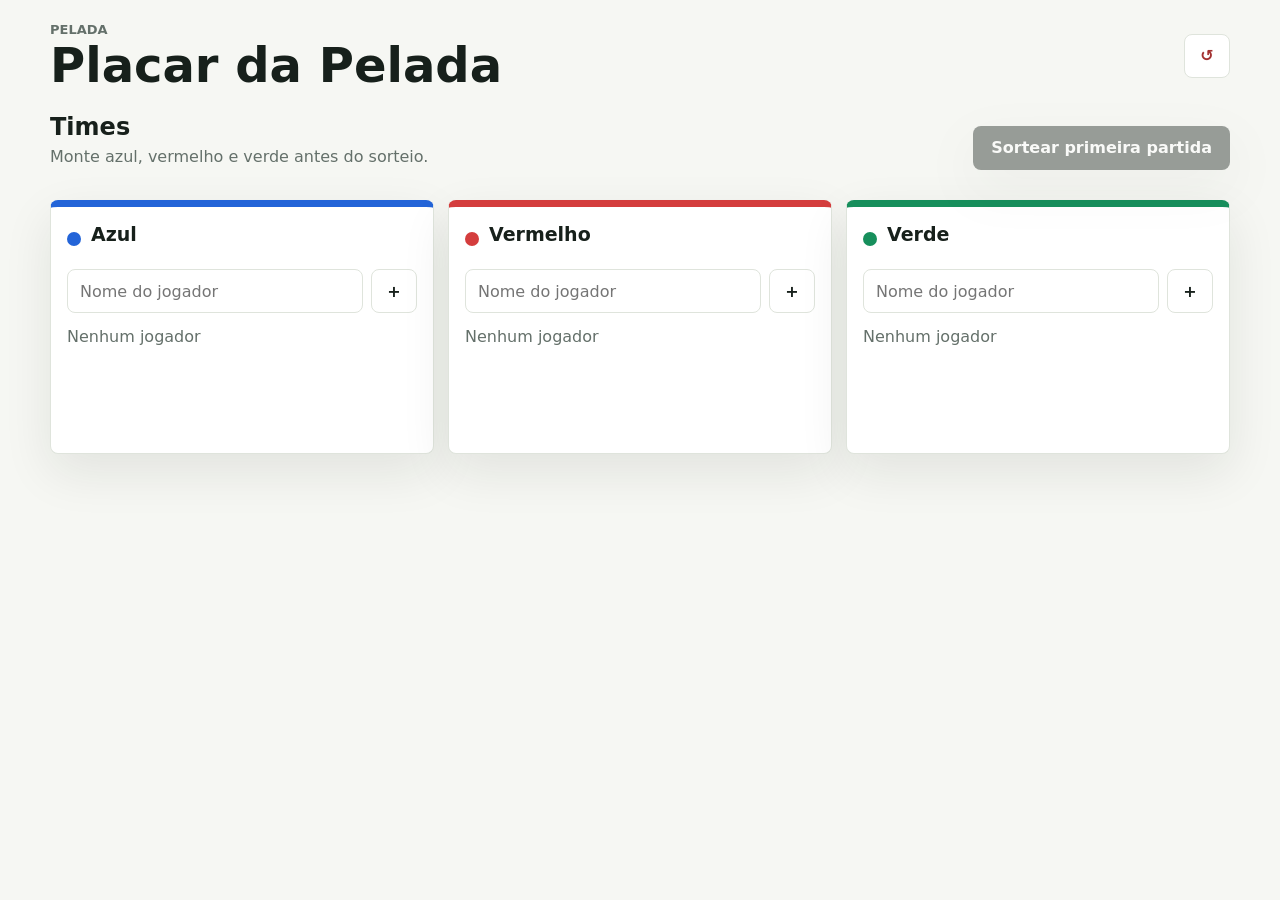
<file: outputs/index.html>
<!doctype html>
<html lang="pt-BR">
  <head>
    <meta charset="utf-8">
    <meta name="viewport" content="width=device-width, initial-scale=1">
    <title>Placar da Pelada</title>
    <link rel="stylesheet" href="app.css">
  </head>
  <body>
    <main class="shell">
      <header class="topbar">
        <div>
          <p class="eyebrow">Pelada</p>
          <h1>Placar da Pelada</h1>
        </div>
        <button class="icon-button danger-ghost" id="resetApp" title="Zerar pelada" aria-label="Zerar pelada">↺</button>
      </header>

      <section class="setup-view" id="setupView">
        <div class="section-head">
          <div>
            <h2>Times</h2>
            <p>Monte azul, vermelho e verde antes do sorteio.</p>
          </div>
          <button class="primary-action" id="drawMatch">Sortear primeira partida</button>
        </div>

        <div class="teams-grid" id="teamsGrid"></div>
      </section>

      <section class="match-view hidden" id="matchView">
        <div class="scoreboard">
          <article class="team-panel" id="leftPanel"></article>
          <div class="timer-panel">
            <p class="match-label" id="matchLabel">Partida 1</p>
            <div class="timer" id="timer">07:00</div>
            <p class="rule">2 gols ou 7 minutos</p>
            <button class="primary-action timer-action" id="startCountdown">Iniciar contagem</button>
          </div>
          <article class="team-panel" id="rightPanel"></article>
        </div>

        <div class="bench-strip" id="benchStrip"></div>

        <div class="match-tools">
          <section class="tool-panel">
            <div class="panel-title">
              <h2>Registrar lance</h2>
              <p>Gol e assistencia entram no relatorio final.</p>
            </div>

            <form id="goalForm" class="goal-form">
              <label>
                Time do gol
                <select id="goalTeam"></select>
              </label>
              <label>
                Gol de
                <select id="goalPlayer"></select>
              </label>
              <label>
                Assistencia
                <select id="assistPlayer"></select>
              </label>
              <button class="primary-action" type="submit">Marcar gol</button>
            </form>
          </section>

          <section class="tool-panel">
            <div class="panel-title">
              <h2>Resumo da pelada</h2>
              <p id="runningSummary">Nenhum gol marcado ainda.</p>
            </div>
            <div class="stats-list" id="statsList"></div>
          </section>
        </div>
      </section>

      <section class="ended-view hidden" id="endedView">
        <div class="result-band" id="resultBand"></div>
        <div class="winner-choice hidden" id="winnerChoice"></div>
        <div class="next-actions">
          <button class="primary-action big" id="nextMatch">Iniciar nova partida</button>
          <button class="secondary-action" id="finishSession">Finalizar pelada</button>
        </div>
      </section>
    </main>

    <script src="app.js"></script>
  </body>
</html>
</file>
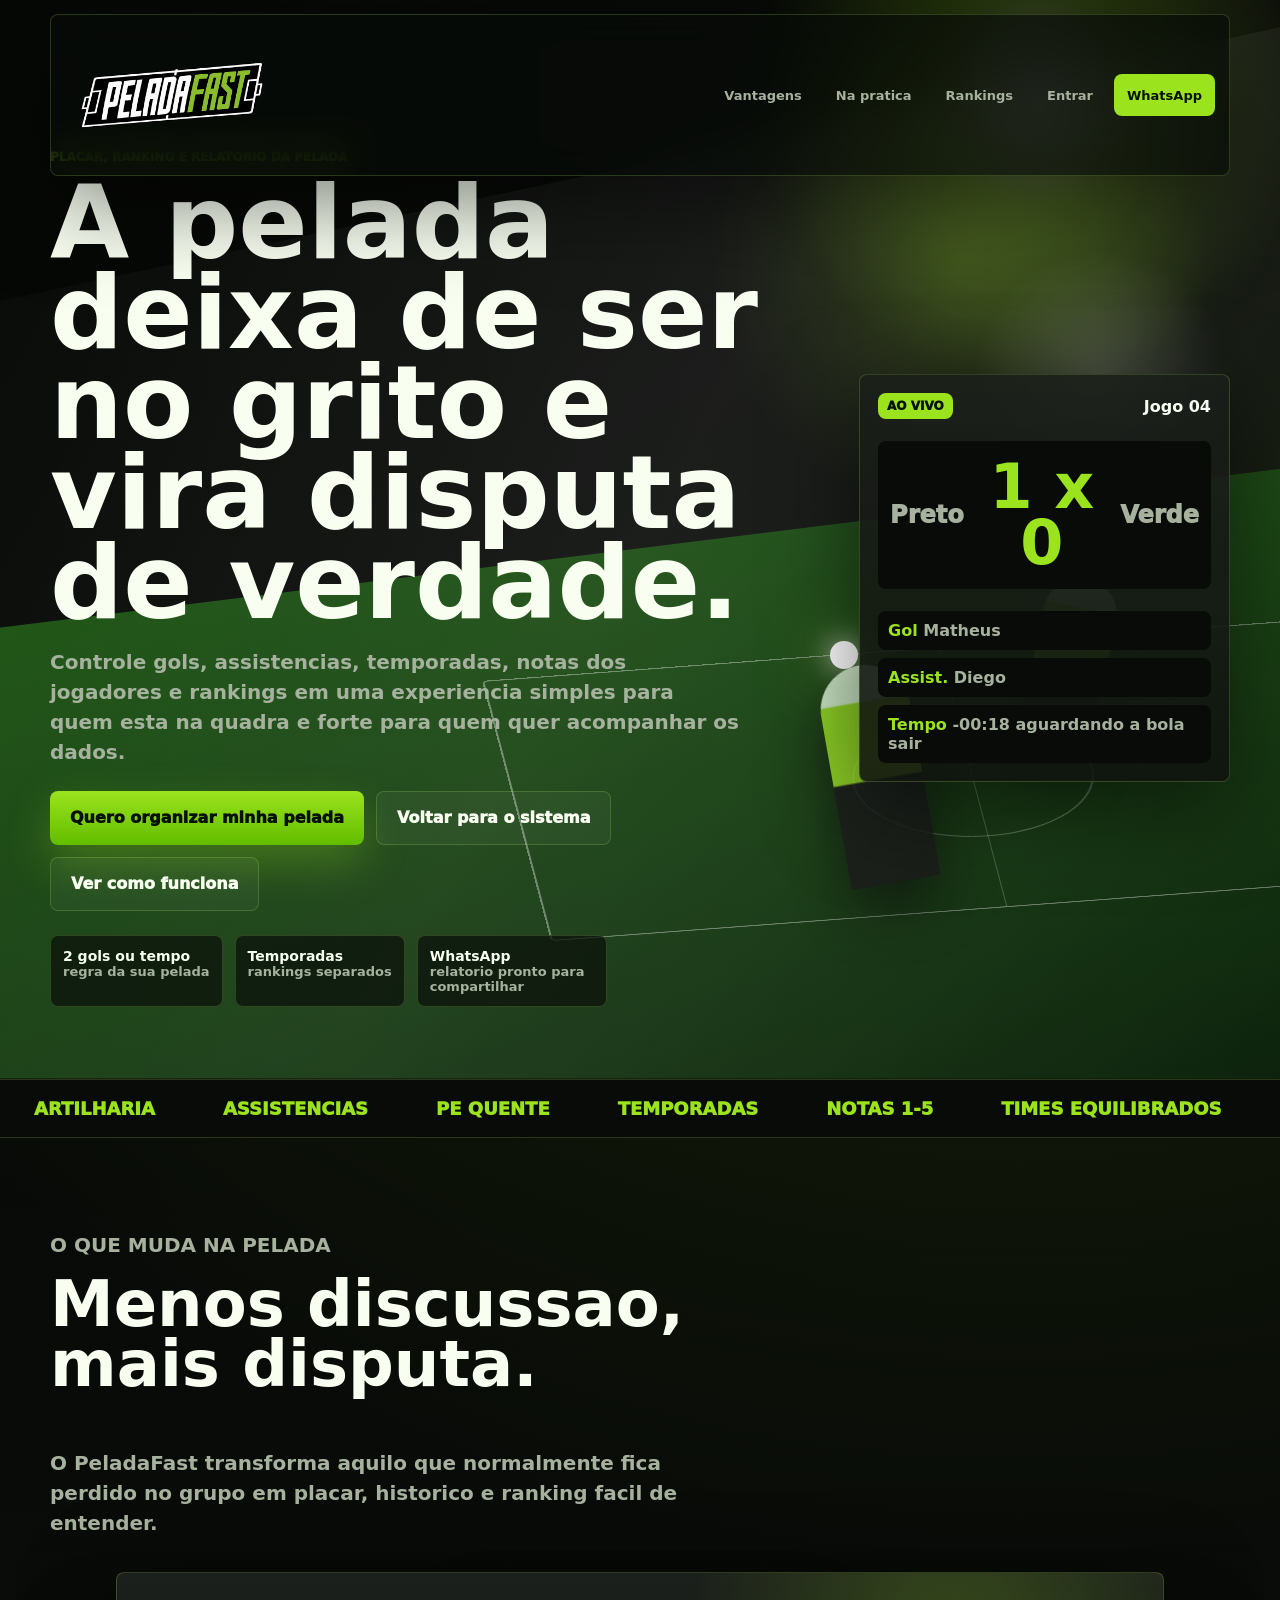
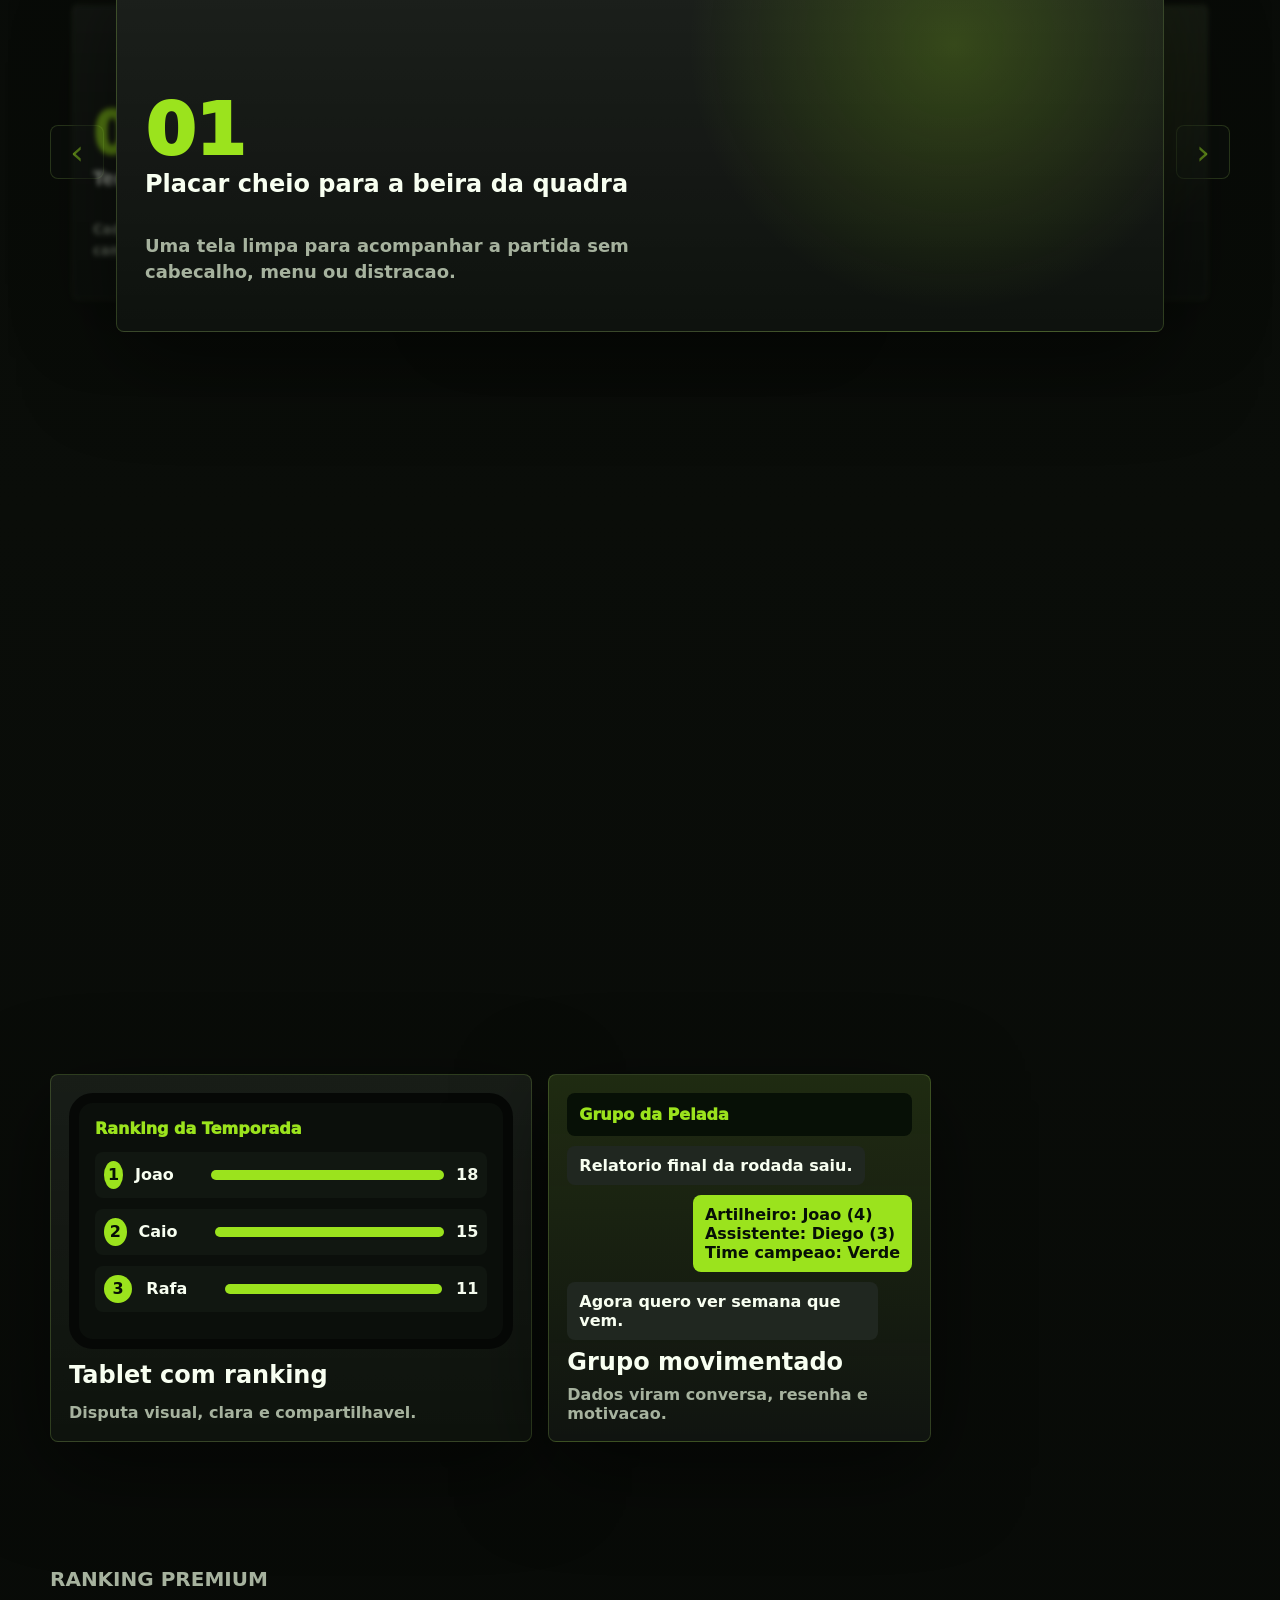
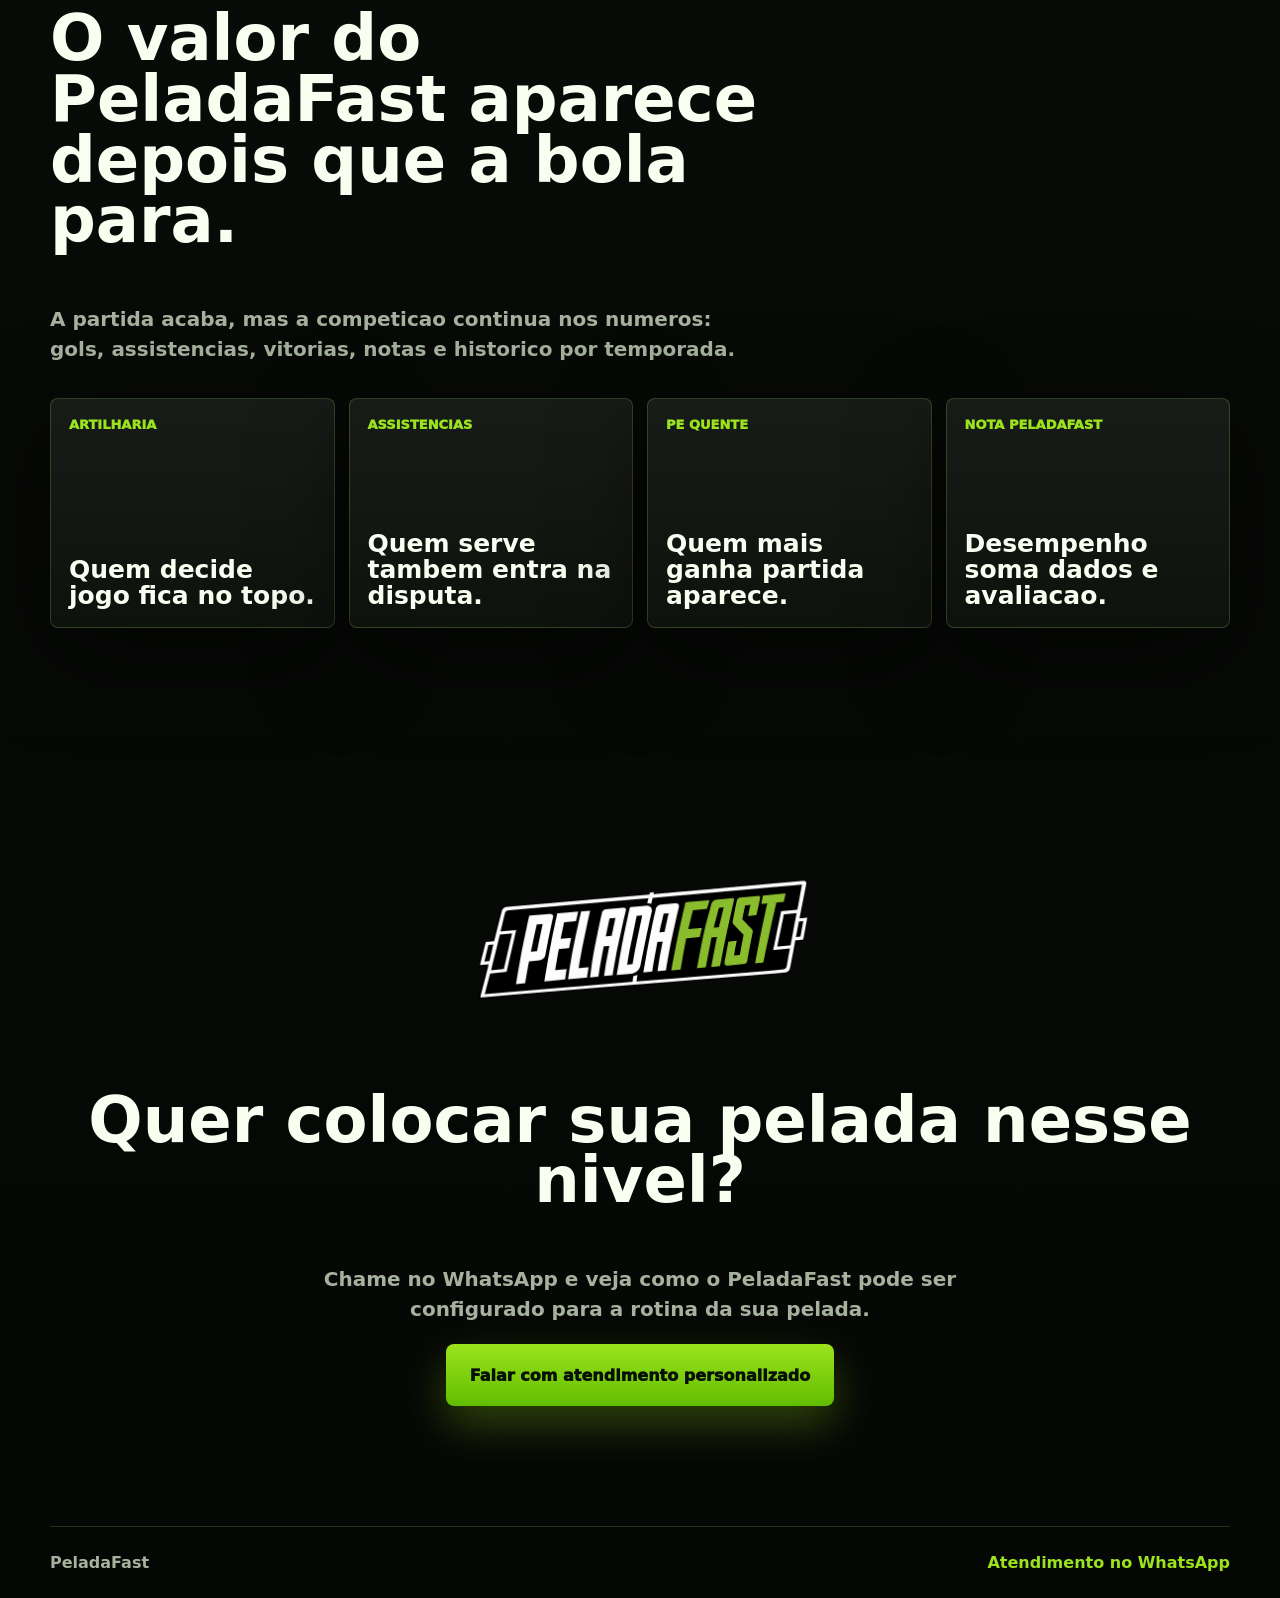
<file: comercial.html>
<!doctype html>
<html lang="pt-BR">
  <head>
    <meta charset="utf-8">
    <meta name="viewport" content="width=device-width, initial-scale=1">
    <meta name="theme-color" content="#9be31d">
    <meta name="apple-mobile-web-app-title" content="PeladaFast">
    <meta name="apple-mobile-web-app-capable" content="yes">
    <title>PeladaFast | Sua pelada com placar, ranking e dados</title>
    <meta name="description" content="PeladaFast organiza placar, gols, assistencias, rankings, temporadas e relatorios da sua pelada.">
    <link rel="manifest" href="manifest.json">
    <link rel="apple-touch-icon" href="assets/icons/apple-touch-icon.png">
    <link rel="icon" type="image/png" sizes="32x32" href="assets/icons/favicon-32.png">
    <link rel="stylesheet" href="comercial.css">
  </head>
  <body>
    <header class="site-header">
      <a class="brand-link" href="#topo" aria-label="PeladaFast">
        <img src="peladafast-logo.png" alt="PeladaFast">
      </a>
      <button class="menu-toggle" data-menu-toggle type="button" aria-controls="siteMenu" aria-expanded="false">Menu</button>
      <nav id="siteMenu" aria-label="Menu principal">
        <button class="menu-close" data-menu-close type="button">Fechar</button>
        <a href="#vantagens">Vantagens</a>
        <a href="#mockups">Na pratica</a>
        <a href="#ranking">Rankings</a>
        <a href="index.html">Entrar</a>
        <a class="nav-cta" data-whatsapp href="#">WhatsApp</a>
      </nav>
    </header>
    <div class="menu-backdrop" data-menu-close></div>

    <main id="topo">
      <section class="hero-section">
        <div class="hero-video" aria-hidden="true">
          <div class="field-lines"></div>
          <div class="player-shadow player-one"></div>
          <div class="player-shadow player-two"></div>
          <div class="ball-light"></div>
          <div class="stadium-glow"></div>
        </div>

        <div class="hero-copy reveal">
          <p class="eyebrow">Placar, ranking e relatorio da pelada</p>
          <h1>A pelada deixa de ser no grito e vira disputa de verdade.</h1>
          <p>Controle gols, assistencias, temporadas, notas dos jogadores e rankings em uma experiencia simples para quem esta na quadra e forte para quem quer acompanhar os dados.</p>
          <div class="hero-actions">
            <a class="primary-cta" data-whatsapp href="#">Quero organizar minha pelada</a>
            <a class="secondary-cta" href="index.html">Voltar para o sistema</a>
            <a class="secondary-cta" href="#mockups">Ver como funciona</a>
          </div>
          <div class="hero-stats" aria-label="Resumo de beneficios">
            <span><strong>2 gols ou tempo</strong> regra da sua pelada</span>
            <span><strong>Temporadas</strong> rankings separados</span>
            <span><strong>WhatsApp</strong> relatorio pronto para compartilhar</span>
          </div>
        </div>

        <aside class="live-board reveal" aria-label="Placar demonstrativo">
          <div class="live-top">
            <span>AO VIVO</span>
            <strong>Jogo 04</strong>
          </div>
          <div class="score-row score-line-demo">
            <span>Preto</span>
            <strong>1 x 0</strong>
            <span>Verde</span>
          </div>
          <div class="event-feed">
            <p><b>Gol</b> Matheus</p>
            <p><b>Assist.</b> Diego</p>
            <p><b>Tempo</b> -00:18 aguardando a bola sair</p>
          </div>
        </aside>
      </section>

      <section class="marquee-band" aria-label="Recursos PeladaFast">
        <div>
          <span>Artilharia</span>
          <span>Assistencias</span>
          <span>Pe quente</span>
          <span>Temporadas</span>
          <span>Notas 1-5</span>
          <span>Times equilibrados</span>
          <span>Compartilhamento</span>
        </div>
      </section>

      <section class="section-shell" id="vantagens">
        <div class="section-heading reveal">
          <p class="eyebrow">O que muda na pelada</p>
          <h2>Menos discussao, mais disputa.</h2>
          <p>O PeladaFast transforma aquilo que normalmente fica perdido no grupo em placar, historico e ranking facil de entender.</p>
        </div>

        <div class="orbit-carousel reveal" aria-label="Carrossel de vantagens">
          <button class="orbit-control" data-orbit-prev aria-label="Vantagem anterior">‹</button>
          <div class="orbit-stage">
            <article class="orbit-card active">
              <span>01</span>
              <h3>Placar cheio para a beira da quadra</h3>
              <p>Uma tela limpa para acompanhar a partida sem cabecalho, menu ou distracao.</p>
            </article>
            <article class="orbit-card next">
              <span>02</span>
              <h3>Registro de lance sem confusao</h3>
              <p>Gol, assistencia, gol contra, tempo extra e historico ficam anotados na hora.</p>
            </article>
            <article class="orbit-card hidden-card">
              <span>03</span>
              <h3>Ranking que cria assunto</h3>
              <p>Artilheiro, assistente, pe quente e Nota PeladaFast viram disputa toda semana.</p>
            </article>
            <article class="orbit-card prev">
              <span>04</span>
              <h3>Temporadas organizadas</h3>
              <p>Cada temporada fecha com seus premios e abre caminho para a proxima.</p>
            </article>
          </div>
          <button class="orbit-control" data-orbit-next aria-label="Proxima vantagem">›</button>
        </div>
      </section>

      <section class="mockup-section" id="mockups">
        <div class="mockup-grid">
          <div class="mockup-copy reveal">
            <p class="eyebrow">Pelada de verdade no Brasil</p>
            <h2>Do colete ao grupo, tudo vira experiencia.</h2>
            <p>O site mostra o PeladaFast como uma ferramenta feita para a quadra society, para o organizador com celular na mao e para o grupo que cobra ranking depois do jogo.</p>
          </div>

          <article class="vest-mockup reveal tilt-card">
            <img src="peladafast-logo.png" alt="Logo PeladaFast no colete">
            <div class="vest-neck"></div>
            <div class="vest-shine"></div>
            <h3>Colete personalizado</h3>
            <p>Identidade forte para a pelada virar marca.</p>
          </article>

          <article class="phone-mockup reveal tilt-card">
            <div class="phone-frame">
              <div class="phone-screen">
                <img src="peladafast-logo.png" alt="PeladaFast">
                <div class="mini-score"><span>Azul</span><strong>2 x 1</strong><span>Verde</span></div>
                <button>+1 Gol</button>
                <div class="mini-list"><i></i><i></i><i></i></div>
              </div>
            </div>
            <h3>Celular na mao</h3>
            <p>Registrar o lance vira rotina rapida.</p>
          </article>

          <article class="tablet-mockup reveal tilt-card">
            <div class="tablet-frame">
              <div class="ranking-title">Ranking da Temporada</div>
              <div class="rank-line"><b>1</b><span>Joao</span><i style="width: 92%"></i><strong>18</strong></div>
              <div class="rank-line"><b>2</b><span>Caio</span><i style="width: 76%"></i><strong>15</strong></div>
              <div class="rank-line"><b>3</b><span>Rafa</span><i style="width: 58%"></i><strong>11</strong></div>
            </div>
            <h3>Tablet com ranking</h3>
            <p>Disputa visual, clara e compartilhavel.</p>
          </article>

          <article class="whatsapp-mockup reveal tilt-card">
            <div class="chat-header">Grupo da Pelada</div>
            <div class="chat-bubble">Relatorio final da rodada saiu.</div>
            <div class="chat-bubble green">Artilheiro: Joao (4)<br>Assistente: Diego (3)<br>Time campeao: Verde</div>
            <div class="chat-bubble">Agora quero ver semana que vem.</div>
            <h3>Grupo movimentado</h3>
            <p>Dados viram conversa, resenha e motivacao.</p>
          </article>
        </div>
      </section>

      <section class="section-shell premium-section" id="ranking">
        <div class="section-heading reveal">
          <p class="eyebrow">Ranking premium</p>
          <h2>O valor do PeladaFast aparece depois que a bola para.</h2>
          <p>A partida acaba, mas a competicao continua nos numeros: gols, assistencias, vitorias, notas e historico por temporada.</p>
        </div>

        <div class="feature-wall">
          <article class="feature-card reveal">
            <span>Artilharia</span>
            <strong>Quem decide jogo fica no topo.</strong>
          </article>
          <article class="feature-card reveal">
            <span>Assistencias</span>
            <strong>Quem serve tambem entra na disputa.</strong>
          </article>
          <article class="feature-card reveal">
            <span>Pe quente</span>
            <strong>Quem mais ganha partida aparece.</strong>
          </article>
          <article class="feature-card reveal">
            <span>Nota PeladaFast</span>
            <strong>Desempenho soma dados e avaliacao.</strong>
          </article>
        </div>
      </section>

      <section class="cta-section reveal">
        <img src="peladafast-logo.png" alt="PeladaFast">
        <h2>Quer colocar sua pelada nesse nivel?</h2>
        <p>Chame no WhatsApp e veja como o PeladaFast pode ser configurado para a rotina da sua pelada.</p>
        <a class="primary-cta big" data-whatsapp href="#">Falar com atendimento personalizado</a>
      </section>
    </main>

    <footer class="site-footer">
      <span>PeladaFast</span>
      <a data-whatsapp href="#">Atendimento no WhatsApp</a>
    </footer>

    <script src="comercial.js"></script>
  </body>
</html>
</file>
<file: outputs/app.css>
:root {
  color-scheme: light;
  --bg: #f6f7f3;
  --ink: #17201b;
  --muted: #64706a;
  --line: #dfe4dc;
  --panel: #ffffff;
  --blue: #2364d8;
  --red: #d43d3d;
  --green: #178f5c;
  --yellow: #f4b942;
  --shadow: 0 18px 50px rgba(23, 32, 27, .09);
}

* {
  box-sizing: border-box;
}

body {
  margin: 0;
  min-height: 100vh;
  background: var(--bg);
  color: var(--ink);
  font-family: Inter, ui-sans-serif, system-ui, -apple-system, BlinkMacSystemFont, "Segoe UI", sans-serif;
}

button,
input,
select {
  font: inherit;
}

button {
  cursor: pointer;
}

.shell {
  width: min(1180px, calc(100% - 28px));
  margin: 0 auto;
  padding: 22px 0 36px;
}

.topbar,
.section-head,
.panel-title,
.next-actions {
  display: flex;
  align-items: center;
  justify-content: space-between;
  gap: 16px;
}

.topbar {
  margin-bottom: 24px;
}

.eyebrow,
.match-label {
  margin: 0 0 4px;
  color: var(--muted);
  font-size: 13px;
  font-weight: 800;
  text-transform: uppercase;
  letter-spacing: 0;
}

h1,
h2,
h3,
p {
  margin-top: 0;
}

h1 {
  margin-bottom: 0;
  font-size: clamp(28px, 5vw, 48px);
  line-height: 1;
}

h2 {
  margin-bottom: 6px;
  font-size: 24px;
}

h3 {
  margin-bottom: 10px;
  font-size: 19px;
}

p {
  color: var(--muted);
}

.hidden {
  display: none !important;
}

.primary-action,
.secondary-action,
.icon-button {
  min-height: 44px;
  border: 0;
  border-radius: 8px;
  font-weight: 850;
}

.primary-action {
  padding: 0 18px;
  background: var(--ink);
  color: #fff;
  box-shadow: var(--shadow);
}

.primary-action:disabled {
  cursor: not-allowed;
  opacity: .42;
}

.primary-action.big {
  min-height: 58px;
  padding-inline: 28px;
  font-size: 19px;
}

.secondary-action {
  padding: 0 16px;
  background: transparent;
  color: var(--muted);
  border: 1px solid var(--line);
}

.icon-button {
  width: 46px;
  background: #fff;
  color: var(--ink);
  border: 1px solid var(--line);
}

.danger-ghost {
  color: #a33131;
}

.setup-view,
.match-view,
.ended-view {
  display: grid;
  gap: 18px;
}

.teams-grid {
  display: grid;
  grid-template-columns: repeat(3, minmax(0, 1fr));
  gap: 14px;
}

.team-card,
.tool-panel,
.team-panel,
.timer-panel,
.result-band,
.winner-choice {
  background: var(--panel);
  border: 1px solid var(--line);
  border-radius: 8px;
  box-shadow: var(--shadow);
}

.team-card {
  padding: 16px;
  border-top: 7px solid var(--team-color);
}

.team-title {
  display: flex;
  align-items: center;
  gap: 10px;
}

.swatch {
  width: 14px;
  height: 14px;
  border-radius: 50%;
  background: var(--team-color);
}

.player-form {
  display: grid;
  grid-template-columns: 1fr auto;
  gap: 8px;
  margin: 14px 0;
}

.player-form input,
.goal-form select {
  width: 100%;
  min-height: 44px;
  border: 1px solid var(--line);
  border-radius: 8px;
  padding: 0 12px;
  background: #fff;
  color: var(--ink);
}

.player-form button {
  width: 46px;
}

.player-list {
  display: grid;
  gap: 8px;
  min-height: 110px;
  align-content: start;
}

.player-pill,
.stat-row,
.bench-strip {
  display: flex;
  align-items: center;
  justify-content: space-between;
  gap: 10px;
}

.player-pill {
  min-height: 40px;
  padding: 8px 10px;
  background: #f8faf6;
  border: 1px solid var(--line);
  border-radius: 8px;
  font-weight: 720;
}

.remove-player {
  width: 30px;
  height: 30px;
  min-height: 30px;
  border-radius: 8px;
  border: 0;
  background: #fff;
  color: #9a2d2d;
}

.scoreboard {
  display: grid;
  grid-template-columns: 1fr minmax(210px, .55fr) 1fr;
  gap: 14px;
  align-items: stretch;
}

.team-panel,
.timer-panel {
  padding: 18px;
}

.team-panel {
  border-top: 7px solid var(--team-color);
}

.score {
  font-size: clamp(52px, 10vw, 96px);
  line-height: .95;
  font-weight: 950;
  color: var(--team-color);
}

.players-mini {
  display: flex;
  flex-wrap: wrap;
  gap: 6px;
  margin-top: 16px;
}

.mini-pill {
  padding: 6px 9px;
  border-radius: 999px;
  background: #f4f6f1;
  border: 1px solid var(--line);
  color: var(--ink);
  font-size: 13px;
  font-weight: 740;
}

.timer-panel {
  display: grid;
  place-items: center;
  text-align: center;
}

.timer {
  margin: 6px 0;
  font-size: clamp(42px, 9vw, 78px);
  line-height: 1;
  font-weight: 950;
}

.rule {
  margin: 0;
  color: var(--muted);
  font-weight: 800;
}

.timer-action {
  margin-top: 14px;
  width: 100%;
}

.bench-strip {
  min-height: 56px;
  padding: 11px 14px;
  background: #fff;
  border: 1px dashed #bcc6be;
  border-radius: 8px;
}

.bench-name {
  color: var(--muted);
  font-weight: 850;
}

.bench-team {
  display: inline-flex;
  align-items: center;
  gap: 8px;
  color: var(--ink);
  font-weight: 900;
}

.match-tools {
  display: grid;
  grid-template-columns: 1.05fr .95fr;
  gap: 14px;
}

.tool-panel {
  padding: 16px;
}

.goal-form {
  display: grid;
  grid-template-columns: repeat(3, minmax(0, 1fr)) auto;
  gap: 12px;
  align-items: end;
}

.goal-form label {
  display: grid;
  gap: 7px;
  color: var(--muted);
  font-size: 13px;
  font-weight: 850;
}

.stats-list {
  display: grid;
  gap: 8px;
}

.stat-row {
  padding: 9px 0;
  border-bottom: 1px solid var(--line);
}

.stat-row:last-child {
  border-bottom: 0;
}

.stat-row strong {
  color: var(--ink);
}

.stat-row span {
  color: var(--muted);
  font-weight: 800;
}

.result-band,
.winner-choice {
  padding: 20px;
}

.result-band h2 {
  font-size: clamp(26px, 5vw, 44px);
}

.choice-buttons {
  display: flex;
  flex-wrap: wrap;
  gap: 10px;
}

@media (max-width: 860px) {
  .teams-grid,
  .scoreboard,
  .match-tools,
  .goal-form {
    grid-template-columns: 1fr;
  }

  .section-head,
  .next-actions {
    align-items: stretch;
    flex-direction: column;
  }

  .next-actions .primary-action,
  .next-actions .secondary-action,
  .section-head .primary-action {
    width: 100%;
  }
}
</file>
<file: comercial.css>
:root {
  color-scheme: dark;
  --bg: #050705;
  --panel: #10140f;
  --panel-soft: #171d15;
  --ink: #f8fff1;
  --muted: #a6b29e;
  --line: rgba(195, 255, 112, .18);
  --green: #9be31d;
  --green-2: #62bd00;
  --green-dark: #183000;
  --shadow: 0 26px 90px rgba(0, 0, 0, .5);
}

* {
  box-sizing: border-box;
}

html {
  scroll-behavior: smooth;
}

body {
  margin: 0;
  min-height: 100vh;
  overflow-x: hidden;
  background:
    radial-gradient(circle at 80% 0%, rgba(155, 227, 29, .18), transparent 32%),
    linear-gradient(180deg, #050705 0%, #0a0d09 44%, #050705 100%);
  color: var(--ink);
  font-family: Inter, ui-sans-serif, system-ui, -apple-system, BlinkMacSystemFont, "Segoe UI", sans-serif;
}

body::before {
  content: "";
  position: fixed;
  inset: 0;
  z-index: -2;
  background-image: linear-gradient(rgba(255,255,255,.035) 1px, transparent 1px), linear-gradient(90deg, rgba(255,255,255,.03) 1px, transparent 1px);
  background-size: 54px 54px;
  mask-image: linear-gradient(to bottom, rgba(0,0,0,.7), transparent 78%);
}

a {
  color: inherit;
  text-decoration: none;
}

button {
  font: inherit;
}

body.menu-open {
  overflow: hidden;
}

.site-header {
  position: fixed;
  top: 14px;
  left: 50%;
  z-index: 20;
  width: min(1180px, calc(100% - 28px));
  min-height: 68px;
  transform: translateX(-50%);
  display: flex;
  align-items: center;
  justify-content: space-between;
  gap: 18px;
  padding: 10px 14px;
  border: 1px solid var(--line);
  border-radius: 8px;
  background: rgba(8, 11, 8, .74);
  backdrop-filter: blur(18px);
  box-shadow: var(--shadow);
}

.brand-link img {
  width: min(210px, 40vw);
  display: block;
}

.site-header nav {
  display: flex;
  align-items: center;
  gap: 8px;
  flex-wrap: wrap;
  justify-content: flex-end;
}

.site-header nav a {
  min-height: 42px;
  display: inline-flex;
  align-items: center;
  padding: 0 13px;
  border-radius: 8px;
  color: var(--muted);
  font-size: 13px;
  font-weight: 900;
}

.site-header nav a:hover,
.site-header .nav-cta {
  color: #071006;
  background: var(--green);
}

.menu-toggle,
.menu-close,
.menu-backdrop {
  display: none;
}

.hero-section {
  position: relative;
  min-height: 100vh;
  display: grid;
  grid-template-columns: minmax(0, .95fr) minmax(320px, .45fr);
  align-items: end;
  gap: 26px;
  padding: 150px max(22px, calc((100vw - 1180px) / 2)) 72px;
  perspective: 1200px;
}

.hero-video {
  position: absolute;
  inset: 0;
  z-index: -1;
  overflow: hidden;
  background:
    linear-gradient(90deg, rgba(5,7,5,.96) 0%, rgba(5,7,5,.72) 42%, rgba(5,7,5,.38) 100%),
    radial-gradient(circle at 75% 24%, rgba(155, 227, 29, .45), transparent 20%),
    linear-gradient(145deg, #0c1409, #101010 44%, #1b2f0c);
}

.hero-video::before,
.hero-video::after {
  content: "";
  position: absolute;
  inset: auto -10% 0;
  height: 58%;
  background: linear-gradient(160deg, rgba(36, 122, 20, .75), rgba(11, 31, 12, .92));
  clip-path: polygon(8% 28%, 100% 0, 92% 100%, 0 100%);
  transform: translateZ(-80px);
}

.hero-video::after {
  height: 100%;
  background: radial-gradient(circle at 80% 35%, rgba(255,255,255,.18), transparent 9%), linear-gradient(120deg, transparent, rgba(255,255,255,.08), transparent);
  animation: lightSweep 6s linear infinite;
}

.field-lines {
  position: absolute;
  right: -12%;
  bottom: 5%;
  width: 72%;
  height: 46%;
  border: 2px solid rgba(255,255,255,.36);
  border-radius: 6px;
  transform: rotateX(58deg) rotateZ(-8deg);
}

.field-lines::before,
.field-lines::after {
  content: "";
  position: absolute;
  inset: 0;
  margin: auto;
  border: 2px solid rgba(255,255,255,.28);
}

.field-lines::before {
  width: 26%;
  height: 45%;
  border-radius: 50%;
}

.field-lines::after {
  width: 1px;
  height: 100%;
  background: rgba(255,255,255,.22);
  border: 0;
}

.player-shadow {
  position: absolute;
  width: 90px;
  height: 220px;
  border-radius: 999px 999px 20px 20px;
  background: linear-gradient(#e8ffe5 0 16%, #9be31d 17% 52%, #111 53%);
  filter: drop-shadow(0 26px 28px rgba(0,0,0,.7));
  opacity: .85;
  animation: playerMove 5s ease-in-out infinite alternate;
}

.player-one {
  right: 28%;
  bottom: 18%;
  transform: rotate(-10deg);
}

.player-two {
  right: 13%;
  bottom: 28%;
  transform: scale(.82) rotate(12deg);
  animation-delay: -1.6s;
  opacity: .5;
}

.ball-light {
  position: absolute;
  right: 33%;
  bottom: 38%;
  width: 28px;
  height: 28px;
  border-radius: 50%;
  background: #fff;
  box-shadow: 0 0 28px rgba(255,255,255,.8), 0 0 70px rgba(155,227,29,.8);
  animation: ballPulse 2.8s ease-in-out infinite;
}

.stadium-glow {
  position: absolute;
  inset: -20% -10% auto auto;
  width: 58%;
  height: 58%;
  background: radial-gradient(circle, rgba(255,255,255,.32), rgba(155,227,29,.2) 22%, transparent 58%);
  filter: blur(12px);
}

.hero-copy {
  max-width: 760px;
}

.eyebrow {
  margin: 0 0 14px;
  color: var(--green);
  font-size: 12px;
  font-weight: 950;
  letter-spacing: 0;
  text-transform: uppercase;
}

h1,
h2,
h3,
p {
  margin-top: 0;
}

h1 {
  max-width: 820px;
  margin-bottom: 18px;
  font-size: clamp(48px, 8vw, 104px);
  line-height: .88;
  letter-spacing: 0;
}

h2 {
  font-size: clamp(34px, 5vw, 68px);
  line-height: .95;
  letter-spacing: 0;
}

h3 {
  font-size: 24px;
  line-height: 1.05;
}

.hero-copy p:not(.eyebrow),
.section-heading p,
.mockup-copy p,
.cta-section p {
  max-width: 690px;
  color: var(--muted);
  font-size: clamp(16px, 2vw, 20px);
  line-height: 1.5;
  font-weight: 760;
}

.hero-actions,
.hero-stats {
  display: flex;
  gap: 12px;
  flex-wrap: wrap;
  margin-top: 24px;
}

.primary-cta,
.secondary-cta {
  min-height: 54px;
  display: inline-flex;
  align-items: center;
  justify-content: center;
  padding: 0 20px;
  border-radius: 8px;
  font-weight: 950;
}

.primary-cta {
  color: #071006;
  background: linear-gradient(180deg, var(--green), var(--green-2));
  box-shadow: 0 18px 44px rgba(155, 227, 29, .28);
}

.primary-cta.big {
  min-height: 62px;
  padding: 0 24px;
}

.secondary-cta {
  border: 1px solid var(--line);
  color: var(--ink);
  background: rgba(255,255,255,.04);
}

.hero-stats span {
  max-width: 190px;
  padding: 12px;
  border: 1px solid var(--line);
  border-radius: 8px;
  background: rgba(11, 16, 10, .72);
  color: var(--muted);
  font-size: 13px;
  font-weight: 850;
}

.hero-stats strong {
  display: block;
  color: var(--ink);
  font-size: 14px;
}

.live-board,
.vest-mockup,
.phone-mockup,
.tablet-mockup,
.whatsapp-mockup,
.feature-card {
  border: 1px solid var(--line);
  border-radius: 8px;
  background: linear-gradient(180deg, rgba(255,255,255,.06), rgba(255,255,255,.015)), rgba(12, 16, 11, .9);
  box-shadow: var(--shadow);
}

.live-board {
  align-self: center;
  padding: 18px;
  transform: rotateY(-10deg) rotateX(4deg);
}

.live-top,
.score-row,
.rank-line {
  display: flex;
  align-items: center;
  justify-content: space-between;
  gap: 12px;
}

.live-top span {
  padding: 6px 9px;
  border-radius: 8px;
  color: #071006;
  background: var(--green);
  font-size: 12px;
  font-weight: 950;
}

.score-row {
  margin: 22px 0;
  text-align: center;
}

.score-row div {
  flex: 1;
  padding: 14px;
  border-radius: 8px;
  background: #080b08;
}

.score-row small {
  color: var(--muted);
  font-weight: 850;
}

.score-row strong {
  display: block;
  color: var(--green);
  font-size: 74px;
  line-height: .9;
}

.score-row > span {
  color: var(--muted);
  font-size: 40px;
  font-weight: 950;
}

.score-line-demo {
  justify-content: center;
  padding: 18px 12px;
  border-radius: 8px;
  background: #080b08;
}

.score-line-demo span {
  color: var(--muted);
  font-size: 24px;
  font-weight: 950;
}

.score-line-demo strong {
  display: inline;
  color: var(--green);
  font-size: 62px;
  line-height: .9;
}

.event-feed {
  display: grid;
  gap: 8px;
}

.event-feed p {
  margin: 0;
  padding: 10px;
  border-radius: 8px;
  background: #080b08;
  color: var(--muted);
  font-weight: 850;
}

.event-feed b {
  color: var(--green);
}

.marquee-band {
  overflow: hidden;
  border-block: 1px solid var(--line);
  background: #080b08;
}

.marquee-band div {
  display: flex;
  width: max-content;
  animation: marquee 22s linear infinite;
}

.marquee-band span {
  padding: 18px 34px;
  color: var(--green);
  font-size: 18px;
  font-weight: 950;
  text-transform: uppercase;
}

.section-shell,
.mockup-section,
.cta-section {
  width: min(1180px, calc(100% - 28px));
  margin: 0 auto;
  padding: 92px 0;
}

.section-heading {
  max-width: 780px;
  margin-bottom: 34px;
}

.orbit-carousel {
  display: grid;
  grid-template-columns: 54px minmax(0, 1fr) 54px;
  align-items: center;
  gap: 12px;
  min-height: 360px;
  perspective: 1200px;
}

.orbit-stage {
  position: relative;
  min-height: 360px;
}

.orbit-card {
  position: absolute;
  inset: 0;
  display: grid;
  align-content: end;
  gap: 12px;
  padding: 28px;
  border: 1px solid var(--line);
  border-radius: 8px;
  background:
    radial-gradient(circle at 80% 20%, rgba(155, 227, 29, .22), transparent 30%),
    linear-gradient(180deg, rgba(255,255,255,.07), rgba(255,255,255,.01)),
    #0b0f0b;
  box-shadow: var(--shadow);
  transition: transform .7s ease, opacity .7s ease, filter .7s ease;
  transform-style: preserve-3d;
}

.orbit-card span {
  color: var(--green);
  font-size: 72px;
  line-height: .8;
  font-weight: 950;
}

.orbit-card p {
  max-width: 560px;
  color: var(--muted);
  font-size: 18px;
  font-weight: 780;
  line-height: 1.45;
}

.orbit-card.active {
  z-index: 4;
  opacity: 1;
  filter: blur(0);
  transform: translateX(0) rotateY(0) scale(1);
}

.orbit-card.prev {
  z-index: 2;
  opacity: .52;
  filter: blur(3px);
  transform: translateX(-18%) rotateY(28deg) scale(.82);
}

.orbit-card.next {
  z-index: 2;
  opacity: .52;
  filter: blur(3px);
  transform: translateX(18%) rotateY(-28deg) scale(.82);
}

.orbit-card.hidden-card {
  z-index: 1;
  opacity: 0;
  filter: blur(8px);
  transform: translateY(28px) scale(.72);
}

.orbit-control {
  width: 54px;
  height: 54px;
  border: 1px solid var(--line);
  border-radius: 8px;
  color: var(--green);
  background: #0b0f0b;
  font-size: 34px;
}

.mockup-grid {
  display: grid;
  grid-template-columns: repeat(12, 1fr);
  gap: 16px;
  align-items: stretch;
}

.mockup-copy {
  grid-column: span 5;
  align-self: center;
}

.tilt-card {
  transform-style: preserve-3d;
  transition: transform .25s ease, box-shadow .25s ease;
}

.vest-mockup,
.phone-mockup,
.tablet-mockup,
.whatsapp-mockup {
  min-height: 330px;
  padding: 18px;
  overflow: hidden;
}

.vest-mockup {
  position: relative;
  grid-column: span 4;
  display: grid;
  align-content: end;
  background:
    linear-gradient(110deg, rgba(255,255,255,.16), transparent 26%),
    linear-gradient(180deg, #a6ff22, #4e9800);
  color: #071006;
}

.vest-mockup img {
  position: absolute;
  inset: 58px 28px auto;
  width: calc(100% - 56px);
  filter: drop-shadow(0 20px 20px rgba(0,0,0,.35));
}

.vest-neck {
  position: absolute;
  top: -46px;
  left: 50%;
  width: 130px;
  height: 130px;
  border-radius: 50%;
  background: var(--bg);
  transform: translateX(-50%);
}

.vest-shine {
  position: absolute;
  inset: 0;
  background: linear-gradient(100deg, transparent 0 42%, rgba(255,255,255,.26) 48%, transparent 56%);
  animation: shine 4.5s ease-in-out infinite;
}

.vest-mockup h3,
.vest-mockup p {
  position: relative;
  z-index: 2;
}

.vest-mockup p {
  color: #173000;
  font-weight: 850;
}

.phone-mockup {
  grid-column: span 3;
  display: grid;
  gap: 12px;
}

.phone-frame {
  width: min(210px, 100%);
  margin: 0 auto;
  padding: 10px;
  border: 1px solid rgba(255,255,255,.18);
  border-radius: 28px;
  background: #050705;
  box-shadow: inset 0 0 0 3px #161c15;
}

.phone-screen {
  min-height: 310px;
  padding: 18px 12px;
  border-radius: 22px;
  background: radial-gradient(circle at top, rgba(155,227,29,.2), transparent 42%), #0b0f0b;
}

.phone-screen img {
  width: 100%;
}

.mini-score {
  display: grid;
  gap: 4px;
  margin: 24px 0 14px;
  text-align: center;
}

.mini-score strong {
  color: var(--green);
  font-size: 42px;
}

.phone-screen button {
  width: 100%;
  min-height: 44px;
  border: 0;
  border-radius: 8px;
  color: #071006;
  background: var(--green);
  font-weight: 950;
}

.mini-list {
  display: grid;
  gap: 8px;
  margin-top: 16px;
}

.mini-list i {
  height: 12px;
  border-radius: 999px;
  background: rgba(255,255,255,.14);
}

.tablet-mockup {
  grid-column: span 5;
  display: grid;
  gap: 14px;
}

.tablet-frame {
  min-height: 240px;
  padding: 16px;
  border: 10px solid #060806;
  border-radius: 24px;
  background: #0b0f0b;
}

.ranking-title {
  margin-bottom: 14px;
  color: var(--green);
  font-weight: 950;
}

.rank-line {
  margin: 11px 0;
  padding: 9px;
  border-radius: 8px;
  background: #111711;
}

.rank-line b {
  width: 28px;
  height: 28px;
  display: grid;
  place-items: center;
  border-radius: 50%;
  color: #071006;
  background: var(--green);
}

.rank-line span {
  min-width: 64px;
  font-weight: 900;
}

.rank-line i {
  height: 10px;
  border-radius: 999px;
  background: var(--green);
}

.whatsapp-mockup {
  grid-column: span 4;
  display: grid;
  align-content: start;
  gap: 10px;
  background: linear-gradient(180deg, rgba(155,227,29,.11), transparent), #101410;
}

.chat-header {
  padding: 12px;
  border-radius: 8px;
  background: #071006;
  color: var(--green);
  font-weight: 950;
}

.chat-bubble {
  width: fit-content;
  max-width: 90%;
  padding: 10px 12px;
  border-radius: 8px;
  background: #202720;
  color: var(--ink);
  font-weight: 760;
}

.chat-bubble.green {
  justify-self: end;
  color: #071006;
  background: var(--green);
}

.whatsapp-mockup h3,
.whatsapp-mockup p,
.phone-mockup h3,
.phone-mockup p,
.tablet-mockup h3,
.tablet-mockup p {
  margin-bottom: 0;
}

.whatsapp-mockup p,
.phone-mockup p,
.tablet-mockup p {
  color: var(--muted);
  font-weight: 780;
}

.premium-section {
  padding-top: 30px;
}

.feature-wall {
  display: grid;
  grid-template-columns: repeat(4, minmax(0, 1fr));
  gap: 14px;
}

.feature-card {
  min-height: 230px;
  display: grid;
  align-content: space-between;
  padding: 18px;
}

.feature-card span {
  color: var(--green);
  font-size: 13px;
  font-weight: 950;
  text-transform: uppercase;
}

.feature-card strong {
  font-size: 25px;
  line-height: 1.05;
}

.cta-section {
  display: grid;
  place-items: center;
  text-align: center;
  padding-bottom: 120px;
}

.cta-section img {
  width: min(380px, 84vw);
  margin-bottom: 24px;
}

.site-footer {
  width: min(1180px, calc(100% - 28px));
  margin: 0 auto;
  padding: 26px 0;
  display: flex;
  justify-content: space-between;
  gap: 18px;
  border-top: 1px solid var(--line);
  color: var(--muted);
  font-weight: 850;
}

.site-footer a {
  color: var(--green);
}

.reveal {
  opacity: 0;
  transform: translateY(34px) rotateX(8deg);
  transition: opacity .8s ease, transform .8s ease;
}

.reveal.in-view {
  opacity: 1;
  transform: translateY(0) rotateX(0);
}

@keyframes marquee {
  from { transform: translateX(0); }
  to { transform: translateX(-50%); }
}

@keyframes lightSweep {
  from { transform: translateX(-40%); }
  to { transform: translateX(45%); }
}

@keyframes playerMove {
  from { translate: 0 0; }
  to { translate: -28px 18px; }
}

@keyframes ballPulse {
  0%, 100% { transform: translate(0, 0) scale(1); }
  50% { transform: translate(-40px, 26px) scale(.72); }
}

@keyframes shine {
  0%, 42% { transform: translateX(-120%); }
  70%, 100% { transform: translateX(120%); }
}

@media (max-width: 980px) {
  .site-header {
    position: absolute;
    z-index: 50;
    top: 10px;
    left: 10px;
    right: 10px;
    width: auto;
    transform: none;
    border-radius: 8px;
  }

  .menu-toggle,
  .menu-close {
    min-height: 40px;
    display: inline-flex;
    align-items: center;
    justify-content: center;
    border: 1px solid var(--line);
    border-radius: 8px;
    color: #071006;
    background: var(--green);
    font-weight: 950;
  }

  .menu-close {
    width: 100%;
    margin-bottom: 8px;
    color: var(--green);
    background: #071006;
  }

  .site-header nav {
    position: fixed;
    top: 0;
    right: 0;
    z-index: 60;
    width: min(320px, 82vw);
    height: 100vh;
    display: grid;
    align-content: start;
    gap: 10px;
    padding: 18px;
    border-left: 1px solid var(--line);
    background: rgba(8, 11, 8, .94);
    box-shadow: var(--shadow);
    transform: translateX(105%);
    transition: transform .28s ease;
  }

  .site-header nav a {
    width: 100%;
    min-height: 48px;
    justify-content: center;
    color: var(--ink);
    background: rgba(255,255,255,.04);
  }

  .site-header .nav-cta {
    color: #071006;
    background: var(--green);
  }

  .menu-backdrop {
    position: fixed;
    inset: 0;
    z-index: 35;
    background: rgba(0, 0, 0, .52);
    backdrop-filter: blur(9px);
    opacity: 0;
    pointer-events: none;
    transition: opacity .28s ease;
  }

  body.menu-open .site-header nav {
    transform: translateX(0);
  }

  body.menu-open .menu-backdrop {
    display: block;
    opacity: 1;
    pointer-events: auto;
  }

  .hero-section {
    grid-template-columns: 1fr;
    min-height: auto;
    padding-top: 112px;
    padding-bottom: 46px;
  }

  .live-board {
    transform: none;
  }

  .mockup-copy,
  .vest-mockup,
  .phone-mockup,
  .tablet-mockup,
  .whatsapp-mockup {
    grid-column: 1 / -1;
  }

  .feature-wall {
    grid-template-columns: repeat(2, minmax(0, 1fr));
  }
}

@media (max-width: 620px) {
  .site-header {
    min-height: 58px;
    padding: 8px 10px;
  }

  .brand-link img {
    width: min(148px, 42vw);
  }

  .menu-toggle {
    min-height: 36px;
    padding: 0 10px;
    font-size: 12px;
  }

  .hero-section {
    padding-inline: 14px;
    gap: 18px;
  }

  h1 {
    font-size: clamp(34px, 12vw, 50px);
    line-height: .94;
  }

  h2 {
    font-size: clamp(28px, 10vw, 42px);
  }

  h3 {
    font-size: 20px;
  }

  .hero-copy p:not(.eyebrow),
  .section-heading p,
  .mockup-copy p,
  .cta-section p {
    font-size: 15px;
    line-height: 1.45;
  }

  .hero-actions {
    margin-top: 18px;
  }

  .primary-cta,
  .secondary-cta {
    min-height: 46px;
    padding: 0 14px;
    font-size: 13px;
  }

  .hero-actions a,
  .primary-cta.big {
    width: 100%;
  }

  .hero-stats span {
    max-width: none;
    width: 100%;
    padding: 10px;
  }

  .section-shell,
  .mockup-section,
  .cta-section,
  .site-footer {
    width: calc(100% - 28px);
    padding-block: 58px;
  }

  .live-board {
    padding: 12px;
  }

  .score-row {
    margin: 14px 0;
  }

  .score-row div {
    padding: 10px;
  }

  .score-row strong {
    font-size: 52px;
  }

  .event-feed p {
    padding: 8px;
    font-size: 13px;
  }

  .marquee-band span {
    padding: 12px 22px;
    font-size: 14px;
  }

  .orbit-carousel {
    grid-template-columns: 1fr;
    min-height: 300px;
  }

  .orbit-stage {
    min-height: 300px;
  }

  .orbit-card {
    padding: 20px;
  }

  .orbit-card span {
    font-size: 48px;
  }

  .orbit-card p {
    font-size: 15px;
  }

  .orbit-control {
    display: none;
  }

  .orbit-card.prev,
  .orbit-card.next {
    opacity: .18;
  }

  .feature-wall {
    grid-template-columns: 1fr;
  }

  .feature-card {
    min-height: 150px;
  }

  .vest-mockup,
  .phone-mockup,
  .tablet-mockup,
  .whatsapp-mockup {
    min-height: 260px;
  }

  .vest-mockup {
    min-height: 385px;
    align-content: end;
    padding: 260px 16px 18px;
  }

  .vest-mockup img {
    top: 74px;
    left: 18px;
    right: 18px;
    width: calc(100% - 36px);
    max-height: 158px;
    object-fit: contain;
  }

  .vest-mockup h3 {
    width: fit-content;
    margin-bottom: 6px;
    padding: 7px 10px;
    border-radius: 8px;
    background: rgba(7, 16, 6, .92);
    color: var(--green);
  }

  .vest-mockup p {
    margin: 0;
    padding: 9px 10px;
    border-radius: 8px;
    color: #071006;
    background: rgba(255, 255, 255, .72);
  }

  .phone-screen {
    min-height: 250px;
  }

  .tablet-frame {
    min-height: 200px;
  }

  .site-footer {
    display: grid;
  }
}
</file>
